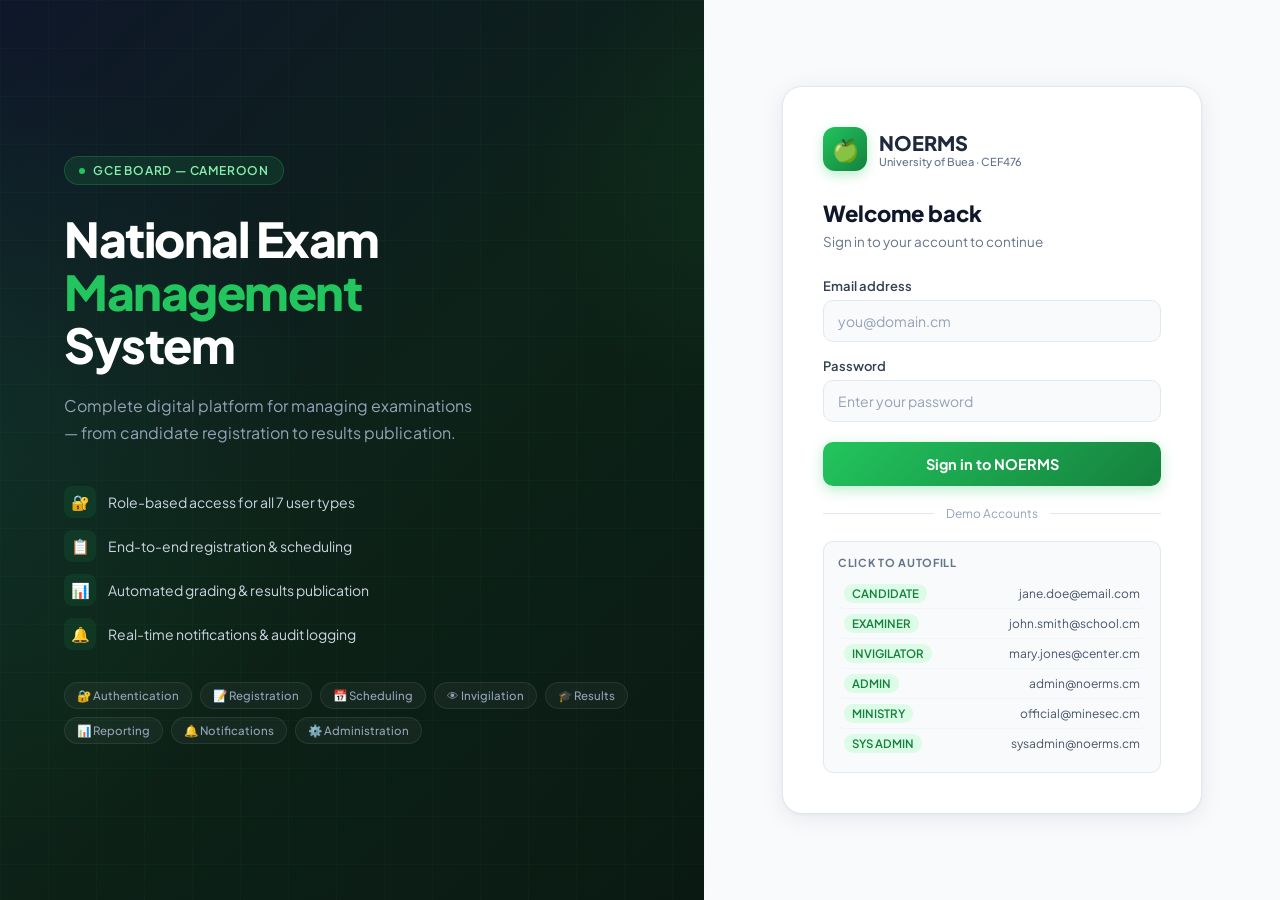
<file: frontend/index.html>
<!DOCTYPE html>
<html lang="en">
<head>
<meta charset="UTF-8">
<meta name="viewport" content="width=device-width, initial-scale=1.0">
<title>NOERMS — National Online Examination Management System</title>
<link rel="preconnect" href="https://fonts.googleapis.com">
<link href="https://fonts.googleapis.com/css2?family=Plus+Jakarta+Sans:wght@300;400;500;600;700;800&display=swap" rel="stylesheet">
<style>
  *, *::before, *::after { box-sizing: border-box; margin: 0; padding: 0; }
  :root {
    --green: #22c55e; --green-d: #15803d; --green-l: #dcfce7;
    --slate-900: #0f172a; --slate-800: #1e293b; --slate-600: #475569;
    --slate-400: #94a3b8; --slate-200: #e2e8f0; --slate-100: #f1f5f9;
  }
  body {
    font-family: 'Plus Jakarta Sans', sans-serif;
    min-height: 100vh;
    background: var(--slate-900);
    color: white;
    display: flex;
    overflow: hidden;
  }

  /* LEFT PANEL */
  .left-panel {
    width: 55%;
    position: relative;
    display: flex;
    flex-direction: column;
    justify-content: center;
    padding: 60px 64px;
    background: linear-gradient(135deg, #0f172a 0%, #0d2218 50%, #0a1a12 100%);
    overflow: hidden;
  }
  .left-panel::before {
    content: '';
    position: absolute; inset: 0;
    background:
      radial-gradient(ellipse 600px 600px at -100px 50%, rgba(34,197,94,0.12) 0%, transparent 70%),
      radial-gradient(ellipse 400px 400px at 110% 20%, rgba(34,197,94,0.07) 0%, transparent 60%);
  }
  .grid-overlay {
    position: absolute; inset: 0;
    background-image: linear-gradient(rgba(34,197,94,0.04) 1px, transparent 1px),
                      linear-gradient(90deg, rgba(34,197,94,0.04) 1px, transparent 1px);
    background-size: 48px 48px;
  }
  .hero-content { position: relative; z-index: 1; }
  .hero-badge {
    display: inline-flex; align-items: center; gap: 8px;
    background: rgba(34,197,94,0.12);
    border: 1px solid rgba(34,197,94,0.25);
    padding: 6px 14px;
    border-radius: 20px;
    font-size: 12px;
    font-weight: 600;
    color: #86efac;
    text-transform: uppercase;
    letter-spacing: 0.8px;
    margin-bottom: 28px;
  }
  .hero-badge .dot {
    width: 6px; height: 6px;
    background: var(--green);
    border-radius: 50%;
    animation: pulse 2s infinite;
  }
  .hero-title {
    font-size: 48px;
    font-weight: 800;
    line-height: 1.1;
    letter-spacing: -1.5px;
    margin-bottom: 20px;
  }
  .hero-title .accent { color: var(--green); }
  .hero-desc {
    font-size: 16px;
    color: #94a3b8;
    line-height: 1.7;
    max-width: 420px;
    margin-bottom: 40px;
  }
  .features {
    display: flex; flex-direction: column; gap: 12px;
  }
  .feature {
    display: flex; align-items: center; gap: 12px;
    font-size: 14px; color: #cbd5e1;
  }
  .feature .icon {
    width: 32px; height: 32px;
    background: rgba(34,197,94,0.1);
    border-radius: 8px;
    display: flex; align-items: center; justify-content: center;
    font-size: 15px; flex-shrink: 0;
  }

  /* Module pills */
  .modules-row {
    display: flex; flex-wrap: wrap; gap: 8px;
    margin-top: 32px;
  }
  .module-pill {
    background: rgba(255,255,255,0.04);
    border: 1px solid rgba(255,255,255,0.08);
    padding: 5px 12px;
    border-radius: 20px;
    font-size: 11.5px;
    color: #94a3b8;
    font-weight: 500;
  }

  /* RIGHT PANEL */
  .right-panel {
    width: 45%;
    background: #f8fafc;
    display: flex;
    align-items: center;
    justify-content: center;
    padding: 40px;
    position: relative;
  }
  .right-panel::before {
    content: '';
    position: absolute;
    top: 0; left: 0;
    width: 1px; height: 100%;
    background: linear-gradient(to bottom, transparent, rgba(34,197,94,0.3) 40%, rgba(34,197,94,0.3) 60%, transparent);
  }

  .login-card {
    width: 100%;
    max-width: 420px;
    background: white;
    border-radius: 20px;
    padding: 40px;
    box-shadow: 0 4px 24px rgba(15,23,42,0.08), 0 1px 3px rgba(15,23,42,0.04);
    border: 1px solid #e2e8f0;
  }
  .login-logo {
    display: flex; align-items: center; gap: 12px;
    margin-bottom: 28px;
  }
  .login-logo .logo-box {
    width: 44px; height: 44px;
    background: linear-gradient(135deg, var(--green), var(--green-d));
    border-radius: 12px;
    display: flex; align-items: center; justify-content: center;
    font-size: 22px;
    box-shadow: 0 4px 12px rgba(34,197,94,0.3);
  }
  .login-logo .logo-text { font-size: 20px; font-weight: 800; color: #1e293b; }
  .login-logo .logo-sub { font-size: 11px; color: #64748b; font-weight: 500; }

  .login-heading { font-size: 22px; font-weight: 800; color: #0f172a; margin-bottom: 6px; }
  .login-sub { font-size: 13.5px; color: #64748b; margin-bottom: 28px; }

  .form-group { margin-bottom: 16px; }
  .form-label { display: block; font-size: 13px; font-weight: 600; color: #334155; margin-bottom: 6px; }
  .form-control {
    width: 100%; padding: 11px 14px;
    border: 1.5px solid #e2e8f0;
    border-radius: 10px;
    font-size: 14px;
    font-family: inherit;
    color: #1e293b;
    background: #f8fafc;
    outline: none;
    transition: all 0.2s ease;
  }
  .form-control:focus { border-color: var(--green); box-shadow: 0 0 0 3px rgba(34,197,94,0.12); background: white; }
  .form-control::placeholder { color: #94a3b8; }

  .btn-login {
    width: 100%; padding: 13px;
    background: linear-gradient(135deg, var(--green), var(--green-d));
    color: white; border: none;
    border-radius: 10px;
    font-size: 14.5px;
    font-weight: 700;
    font-family: inherit;
    cursor: pointer;
    transition: all 0.2s ease;
    box-shadow: 0 4px 14px rgba(34,197,94,0.3);
    margin-top: 4px;
  }
  .btn-login:hover { transform: translateY(-1px); box-shadow: 0 6px 20px rgba(34,197,94,0.4); }
  .btn-login:active { transform: translateY(0); }
  .btn-login:disabled { opacity: 0.7; cursor: not-allowed; transform: none; }

  .divider {
    display: flex; align-items: center; gap: 12px;
    margin: 20px 0; color: #94a3b8; font-size: 12px;
  }
  .divider::before, .divider::after {
    content: ''; flex: 1; height: 1px; background: #e2e8f0;
  }

  .demo-accounts {
    background: #f8fafc;
    border: 1px solid #e2e8f0;
    border-radius: 10px;
    padding: 14px;
  }
  .demo-accounts h4 {
    font-size: 11px; font-weight: 700; color: #64748b;
    text-transform: uppercase; letter-spacing: 0.7px;
    margin-bottom: 10px;
  }
  .demo-item {
    display: flex; justify-content: space-between; align-items: center;
    padding: 6px 0;
    border-bottom: 1px solid #f1f5f9;
    cursor: pointer;
    transition: background 0.15s;
    border-radius: 6px;
    padding: 5px 6px;
  }
  .demo-item:last-child { border-bottom: none; }
  .demo-item:hover { background: #f1f5f9; }
  .demo-role {
    font-size: 11.5px; font-weight: 600;
    padding: 2px 8px; border-radius: 10px;
    background: var(--green-l); color: var(--green-d);
  }
  .demo-email { font-size: 12px; color: #475569; }

  .error-msg {
    background: #fee2e2; color: #991b1b;
    padding: 10px 14px; border-radius: 8px;
    font-size: 13px; font-weight: 500;
    margin-bottom: 14px; display: none;
  }

  @keyframes pulse {
    0%, 100% { opacity: 1; }
    50% { opacity: 0.4; }
  }

  @media (max-width: 900px) {
    body { flex-direction: column; }
    .left-panel { width: 100%; padding: 40px 28px; min-height: 0; }
    .right-panel { width: 100%; padding: 24px; }
    .hero-title { font-size: 32px; }
    .modules-row { display: none; }
  }
</style>
</head>
<body>

<!-- LEFT PANEL: Branding -->
<div class="left-panel">
  <div class="grid-overlay"></div>
  <div class="hero-content">
    <div class="hero-badge">
      <span class="dot"></span>
      GCE Board — Cameroon
    </div>

    <h1 class="hero-title">
      National Exam<br>
      <span class="accent">Management</span><br>
      System
    </h1>

    <p class="hero-desc">
      Complete digital platform for managing examinations — from candidate registration to results publication.
    </p>

    <div class="features">
      <div class="feature"><div class="icon">🔐</div> Role-based access for all 7 user types</div>
      <div class="feature"><div class="icon">📋</div> End-to-end registration & scheduling</div>
      <div class="feature"><div class="icon">📊</div> Automated grading & results publication</div>
      <div class="feature"><div class="icon">🔔</div> Real-time notifications & audit logging</div>
    </div>

    <div class="modules-row">
      <span class="module-pill">🔐 Authentication</span>
      <span class="module-pill">📝 Registration</span>
      <span class="module-pill">📅 Scheduling</span>
      <span class="module-pill">👁 Invigilation</span>
      <span class="module-pill">🎓 Results</span>
      <span class="module-pill">📊 Reporting</span>
      <span class="module-pill">🔔 Notifications</span>
      <span class="module-pill">⚙️ Administration</span>
    </div>
  </div>
</div>

<!-- RIGHT PANEL: Login form -->
<div class="right-panel">
  <div class="login-card">
    <div class="login-logo">
      <div class="logo-box">🍏</div>
      <div>
        <div class="logo-text">NOERMS</div>
        <div class="logo-sub">University of Buea · CEF476</div>
      </div>
    </div>

    <h2 class="login-heading">Welcome back</h2>
    <p class="login-sub">Sign in to your account to continue</p>

    <div class="error-msg" id="error-msg"></div>

    <div class="form-group">
      <label class="form-label">Email address</label>
      <input type="email" id="email" class="form-control" placeholder="you@domain.cm" autocomplete="email">
    </div>

    <div class="form-group">
      <label class="form-label">Password</label>
      <input type="password" id="password" class="form-control" placeholder="Enter your password" autocomplete="current-password">
    </div>

    <button class="btn-login" id="login-btn" onclick="doLogin()">Sign in to NOERMS</button>

    <div class="divider">Demo Accounts</div>

    <div class="demo-accounts">
      <h4>Click to autofill</h4>
      <div class="demo-item" onclick="fill('jane.doe@email.com')">
        <span class="demo-role">CANDIDATE</span>
        <span class="demo-email">jane.doe@email.com</span>
      </div>
      <div class="demo-item" onclick="fill('john.smith@school.cm')">
        <span class="demo-role">EXAMINER</span>
        <span class="demo-email">john.smith@school.cm</span>
      </div>
      <div class="demo-item" onclick="fill('mary.jones@center.cm')">
        <span class="demo-role">INVIGILATOR</span>
        <span class="demo-email">mary.jones@center.cm</span>
      </div>
      <div class="demo-item" onclick="fill('admin@noerms.cm')">
        <span class="demo-role">ADMIN</span>
        <span class="demo-email">admin@noerms.cm</span>
      </div>
      <div class="demo-item" onclick="fill('official@minesec.cm')">
        <span class="demo-role">MINISTRY</span>
        <span class="demo-email">official@minesec.cm</span>
      </div>
      <div class="demo-item" onclick="fill('sysadmin@noerms.cm')">
        <span class="demo-role">SYS ADMIN</span>
        <span class="demo-email">sysadmin@noerms.cm</span>
      </div>
    </div>
  </div>
</div>

<script src="js/config.js"></script>
<script>
// If already logged in, redirect
if (API.token()) {
  const user = API.user();
  if (user) window.location.href = ROLE_DASHBOARDS[user.role] || 'pages/admin/dashboard.html';
}

function fill(email) {
  document.getElementById('email').value = email;
  document.getElementById('password').value = 'Password@123';
}

async function doLogin() {
  const email = document.getElementById('email').value.trim();
  const password = document.getElementById('password').value;
  const btn = document.getElementById('login-btn');
  const errEl = document.getElementById('error-msg');

  if (!email || !password) {
    showError('Please enter email and password.');
    return;
  }

  btn.disabled = true;
  btn.textContent = 'Signing in…';
  errEl.style.display = 'none';

  try {
    const res = await API.post('/auth/login', { email, password });
    if (res.success && res.token) {
      localStorage.setItem('noerms_token', res.token);
      localStorage.setItem('noerms_user', JSON.stringify({
        id: res.userId, email: res.email,
        fullName: res.fullName, role: res.role
      }));
      window.location.href = ROLE_DASHBOARDS[res.role] || 'pages/admin/dashboard.html';
    } else {
      showError(res.message || 'Invalid credentials');
      btn.disabled = false;
      btn.textContent = 'Sign in to NOERMS';
    }
  } catch (e) {
    showError('Cannot connect to server. Is the backend running on port 8080?');
    btn.disabled = false;
    btn.textContent = 'Sign in to NOERMS';
  }
}

function showError(msg) {
  const el = document.getElementById('error-msg');
  el.textContent = msg;
  el.style.display = 'block';
}

document.addEventListener('keydown', e => {
  if (e.key === 'Enter') doLogin();
});
</script>
</body>
</html>
</file>
